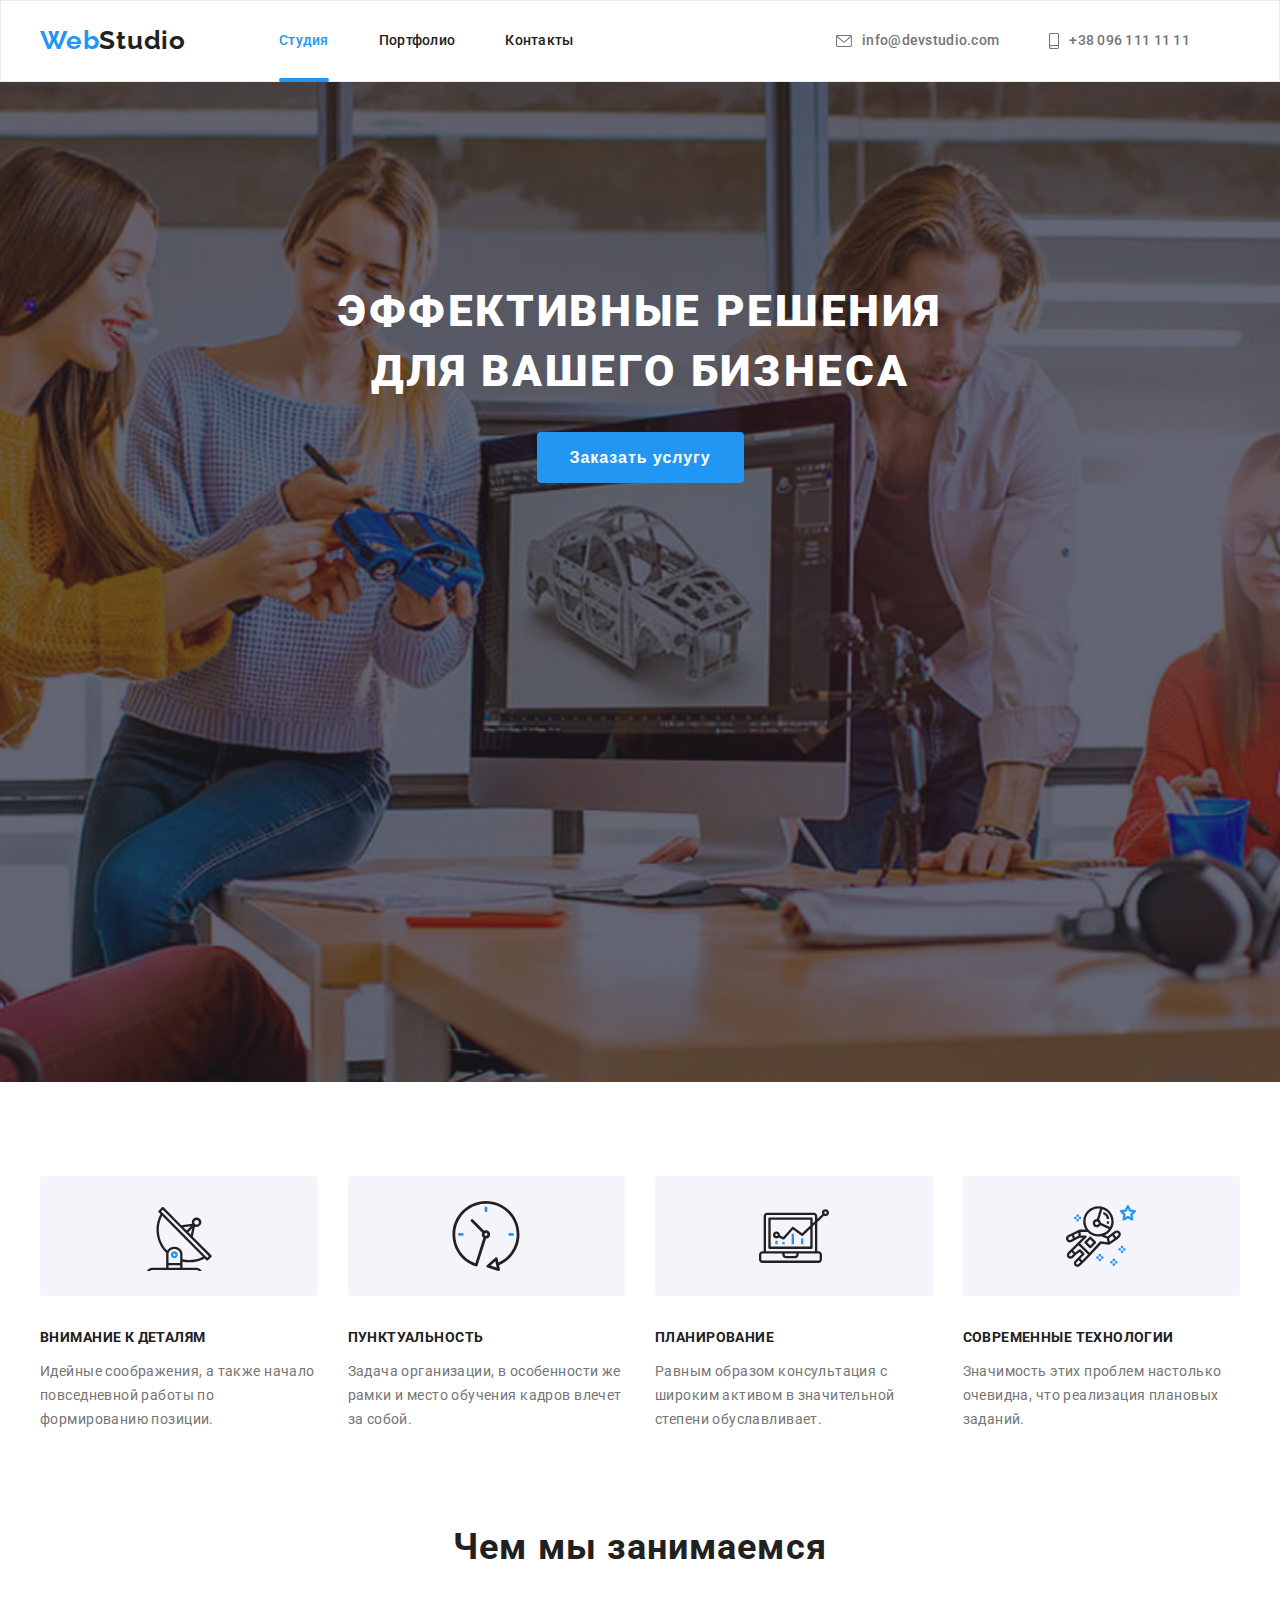
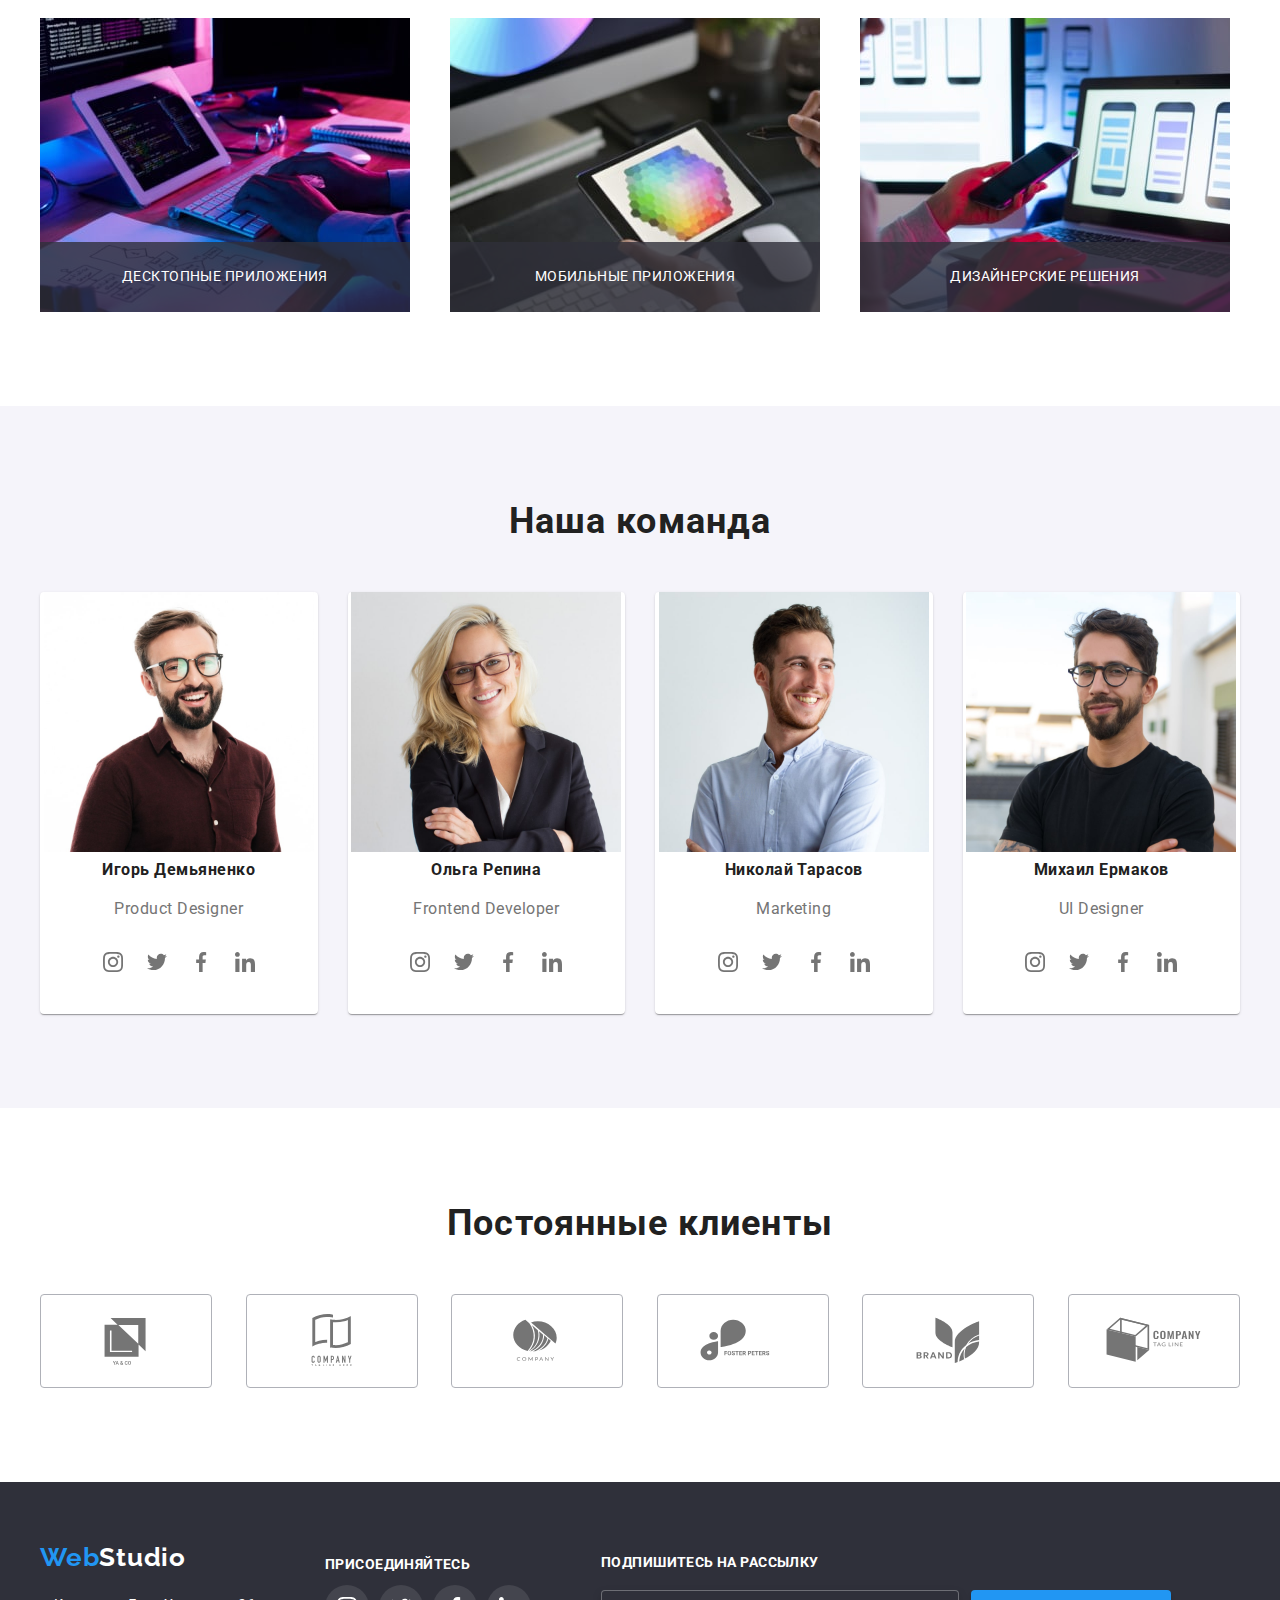
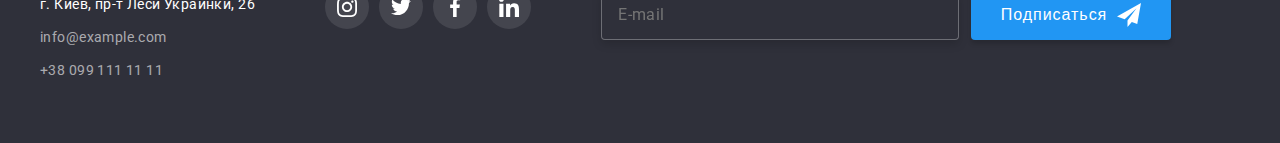
<file: index.html>
<!DOCTYPE html>
<html lang="ru">
<head>
    <meta charset="UTF-8">
    <meta http-equiv="X-UA-Compatible" content="IE=edge">
    <meta name="viewport" content="width=device-width, initial-scale=1.0">
    <title>Document</title>
    <link rel="preconnect" href="https://fonts.googleapis.com">
    <link rel="preconnect" href="https://fonts.gstatic.com" crossorigin>
    <link
        href="https://fonts.googleapis.com/css2?family=Raleway:wght@700&family=Roboto:ital,wght@0,500;0,700;0,900;1,400&display=swap"
        rel="stylesheet">
        <link rel="stylesheet" href="https://cdnjs.cloudflare.com/ajax/libs/modern-normalize/1.1.0/modern-normalize.min.css" integrity="sha512-wpPYUAdjBVSE4KJnH1VR1HeZfpl1ub8YT/NKx4PuQ5NmX2tKuGu6U/JRp5y+Y8XG2tV+wKQpNHVUX03MfMFn9Q==" crossorigin="anonymous" referrerpolicy="no-referrer" />
    <link rel="stylesheet" href="./css/styles.css">
</head>
<body>
    <header  class="header">
        <div class="main-header container">
           <nav class="header-navigation">
                <a href="" class="header-logo list"><span class="logo-web">Web</span>Studio</a>
                <ul class="header-navigation-list list">
                    <li class="headar-item"> <a class="header-link current link" href="">Студия</a></li>
                    <li class="headar-item"> <a class="header-link link" href="./portfolio.html">Портфолио</a></li>
                    <li class="headar-item"> <a class="header-link link" href="">Контакты</a></li>
                </ul>
           </nav>
        
            <ul class="header-contacts list">
                <li class="header-contact-list"><a class="header-mail link" href="mailto:info@devstudio.com">
                    <svg class="icon-mail" width="16" height="12">
                    <use href="./background-img/sprite.svg#icon-mail"></use>
                    </svg>info@devstudio.com</a></li>
                <li class="header-contact-list">
                    <a class="header-mail link" href="tel:+380961111111">
                    <svg class="icon-mail" width="10" height="16">
                    <use href="./background-img/sprite.svg#icon-phone"></use>
                    </svg>+38 096 111 11 11</a></li>
            </ul>

       </div>
       </header>
<!-- main content -->
<main>
    <!--make an order-->
    <section class="hero">
        
            <h1 class="hero-text">Эффективные решения <br> для вашего бизнеса</h1>

             <button class="hero-button" type="button" data-modal-open >Заказать услугу</button>
             <div class="backdrop is-hidden" data-modal>
                 <div class="modal">
                    <form class="form">
                        <h2 class="form-title">Оставьте свои данные, мы вам перезвоним</h2>
                         
                            <div class="form-field">
                                <label for="name">Имя</label>
                               
                                <span class="icon-from-thumb">
                                    <input type="text" name="name" id="name" class="form-input" />
                                    <svg class="form-icon" width="18" height="18">
                                    <use href="./background-img/sprite.svg#form-icon-person"></use>
                                    </svg>
                                    
                                </span>
                            </div>
                    
                            <div class="form-field">
                                <label for="tel" class="form-label">Телефон</label>
                                <span class="icon-from-thumb">
                                    <input type="tel" name="tel" id="tel" class="form-input" />
                                    <svg class="form-icon" width="18" height="18">
                                        <use href="./background-img/sprite.svg#form-icon-phone"></use>
                                    </svg>
                                    
                                </span>
                            </div>
                    
                            <div class="form-field">
                                <label for="mail">Почта</label>
                                <span class="icon-from-thumb">
                                    <input type="email" name="mail" id="mail" class="form-input" />
                                    <svg class="form-icon" width="18" height="18">
                                    <use href="./background-img/sprite.svg#form-icon-email"></use>
                                    </svg>
                                    
                                </span>
                            </div>
                    
                            <div class="form-field">
                                <label for="comm">Комметнарий</label>
                                <textarea name="comm" id="comm" rows="10" placeholder="Введите текст" class="form-comm"></textarea>
                            </div>
                        
                    
                            <div class="form-policy">
                                <label for="policy" class="form-agreement">
                                    <input type="checkbox" name="policy" id="policy" class="checkbox-input" value="policy" />
                                    <span class="checkbox-icon"></span>
                                    Соглашаюсь с рассылкой и принимаю  <a href="http://" class="form-link-agreement"> Условия договора</a></label>
                                
                            </div>
                           <button type="submit" class="form-sent-button">Отправить</button>
                    </form>
                     <button type="button" class="modal-button" data-modal-close><svg class="modal-icon" width="18" height="18">
                    <use href="./background-img/sprite.svg#icon-close-black"></use>
                </svg></button></div>
                
             </div>
        
    </section>

 <!-- hero strenghts-->
        <section class="hero-strenghts container">
            
            <h2 hidden>что то интерестное</h2>
                <ul class="hero-strenghts-list list">
                    <li class="hero-strenghts-item icon-antenna"> 
                    <h3 class="strenghts-title">Внимание к деталям</h3>
                    <p class="strenghts-title-description">Идейные соображения, а также начало повседневной работы по формированию позиции.</p>
                     </li>
             
                     <li class="hero-strenghts-item icon-clock">
                    <h3 class="strenghts-title">Пунктуальность</h3>
                    <p class="strenghts-title-description">Задача организации, в особенности же рамки и место обучения кадров влечет за собой.</p>
                     </li>

                     <li class="hero-strenghts-item icon-diagram">
                         <h3 class="strenghts-title">Планирование</h3>
                    <p class="strenghts-title-description">Равным образом консультация с широким активом в значительной степени обуславливает.</p>
                     </li>
    
                     <li class="hero-strenghts-item icon-astronaut">
                    <h3 class="strenghts-title">Современные технологии</h3>
                    <p class="strenghts-title-description">Значимость этих проблем настолько очевидна, что реализация плановых заданий.</p>
                        </li>
                 </ul>
            
        </section>
        <!--about our job-->
        <section class="about-our-job container">
            <h2 class="about-job title">Чем мы занимаемся</h2>
            <ul class="about-job-pic list">
                <li class="about-job-item">
                    <div class="about-job-thumb">
                        <img src="./about-our-job/about-our-job(1)-min.jpg" alt="комп1" width="370" height="294">

                           <div class="about-job-action">
                             <p class="about-job-text">Десктопные приложения</p>
                           </div>
                    </div>
                </li>
                <li class="about-job-item">
                    <div class="about-job-thumb">
                        <img src="./about-our-job/about-our-job(2)-min.jpg" alt="комп1" width="370" height="294">
                
                        <div class="about-job-action">
                            <p class="about-job-text">Мобильные приложения</p>
                        </div>
                    </div>
                </li>
                <li class="about-job-item">
                    <div class="about-job-thumb">
                        <img src="./about-our-job/about-our-job(3)-min.jpg" alt="комп1" width="370" height="294">
                
                        <div class="about-job-action">
                            <p class="about-job-text">Дизайнерские решения</p>
                        </div>
                    </div>
                </li>
            </ul>  
        </section>

        <!--our team-->
        <section  class="our-team-main">
            <div class="our-team-thumb container">
             <h2 class="our-team title">Наша команда</h2>

            <ul class="our-team-pic list">
                <li class="our-team-item">
                    <article class="card">
                        <div class="card-thumb">
                            <img src="./our-team/our-team1.jpg" width="270" height="260" alt="Игорь Демьяненко">
                        </div>
                        <div class="our-team-name">
                            <h2 class="our-team-heading">Игорь Демьяненко</h2>
                            <p class="our-team-position"> Product Designer </p>
                            <ul class="our-team-socials list socials-list">
                                <li class="social-item">
                                    <a href="" class="link-social link">
                                        <svg class="social-icon" width="20" height="20">
                                            <use href="./background-img/sprite.svg#icon-instagram"></use>
                                        </svg>
                                    </a>
                                </li>

                                <li class="social-item">
                                    <a href="" class="link-social link">
                                        <svg class="social-icon" width="20" height="20">
                                            <use href="./background-img/sprite.svg#icon-twitter"></use>
                                        </svg>
                                    </a>
                                </li>

                                <li class="social-item">
                                    <a href="" class="link-social link">
                                        <svg class="social-icon" width="20" height="20">
                                            <use href="./background-img/sprite.svg#icon-facebook"></use>
                                        </svg>
                                    </a>
                                </li>

                                <li class="social-item">
                                    <a href="" class="link-social link">
                                        <svg class="social-icon" width="20" height="20">
                                            <use href="./background-img/sprite.svg#icon-linkedin"></use>
                                        </svg>
                                    </a>
                                </li>
                            </ul>
                        </div>
                    </article>
            
                </li>
            
            
                <li class="our-team-item">
                    <article class="card">
                        <div class="card-thumb">
                            <img src="./our-team/our-team2.jpg" width="270" height="260" alt="Ольга Репина">
                        </div>
                        <div class="our-team-name">
                            <h2 class="our-team-heading">Ольга Репина</h2>
                            <p class="our-team-position"> Frontend Developer </p>
                            <ul class="our-team-socials list socials-list">
                                <li class="social-item">
                                    <a href="" class="link-social link">
                                        <svg class="social-icon" width="20" height="20">
                                            <use href="./background-img/sprite.svg#icon-instagram"></use>
                                        </svg>
                                    </a>
                                </li>
                            
                                <li class="social-item">
                                    <a href="" class="link-social link">
                                        <svg class="social-icon" width="20" height="20">
                                            <use href="./background-img/sprite.svg#icon-twitter"></use>
                                        </svg>
                                    </a>
                                </li>
                            
                                <li class="social-item">
                                    <a href="" class="link-social link">
                                        <svg class="social-icon" width="20" height="20">
                                            <use href="./background-img/sprite.svg#icon-facebook"></use>
                                        </svg>
                                    </a>
                                </li>
                            
                                <li class="social-item">
                                    <a href="" class="link-social link">
                                        <svg class="social-icon" width="20" height="20">
                                            <use href="./background-img/sprite.svg#icon-linkedin"></use>
                                        </svg>
                                    </a>
                                </li>
                            </ul>
                        </div>
                    </article>
                </li>
            
            
            
            
                <li class="our-team-item">
                    <article class="card">
                        <div class="card-thumb">
                            <img src="./our-team/our-team3.jpg" width="270" height="260" alt="Николай Тарасов">
                        </div>
                        <div class="our-team-name">
                            <h2 class="our-team-heading">Николай Тарасов</h2>
                            <p class="our-team-position"> Marketing </p>
                            <ul class="our-team-socials list socials-list">
                                <li class="social-item">
                                    <a href="" class="link-social link">
                                        <svg class="social-icon" width="20" height="20">
                                            <use href="./background-img/sprite.svg#icon-instagram"></use>
                                        </svg>
                                    </a>
                                </li>
                            
                                <li class="social-item">
                                    <a href="" class="link-social link">
                                        <svg class="social-icon" width="20" height="20">
                                            <use href="./background-img/sprite.svg#icon-twitter"></use>
                                        </svg>
                                    </a>
                                </li>
                            
                                <li class="social-item">
                                    <a href="" class="link-social link">
                                        <svg class="social-icon" width="20" height="20">
                                            <use href="./background-img/sprite.svg#icon-facebook"></use>
                                        </svg>
                                    </a>
                                </li>
                            
                                <li class="social-item">
                                    <a href="" class="link-social link">
                                        <svg class="social-icon" width="20" height="20">
                                            <use href="./background-img/sprite.svg#icon-linkedin"></use>
                                        </svg>
                                    </a>
                                </li>
                            </ul>
                        </div>
                    </article>
                </li>
            
            
                <li class="our-team-item">
                    <article class="card">
                        <div class="card-thumb">
                            <img src="./our-team/our-team4.jpg"width="270" height="260" alt="Михаил Ермаков">
                        </div>
                        <div class="our-team-name">
                            <h2 class="our-team-heading">Михаил Ермаков</h2>
                            <p class="our-team-position"> UI Designer </p>
                            <ul class="our-team-socials list socials-list">
                                <li class="social-item">
                                    <a href="" class="link-social link">
                                        <svg class="social-icon" width="20" height="20">
                                            <use href="./background-img/sprite.svg#icon-instagram"></use>
                                        </svg>
                                    </a>
                                </li>
                            
                                <li class="social-item">
                                    <a href="" class="link-social link">
                                        <svg class="social-icon" width="20" height="20">
                                            <use href="./background-img/sprite.svg#icon-twitter"></use>
                                        </svg>
                                    </a>
                                </li>
                            
                                <li class="social-item">
                                    <a href="" class="link-social link">
                                        <svg class="social-icon" width="20" height="20">
                                            <use href="./background-img/sprite.svg#icon-facebook"></use>
                                        </svg>
                                    </a>
                                </li>
                            
                                <li class="social-item">
                                    <a href="" class="link-social link">
                                        <svg class="social-icon" width="20" height="20">
                                            <use href="./background-img/sprite.svg#icon-linkedin"></use>
                                        </svg>
                                    </a>
                                </li>
                            </ul>
                        </div>
                    </article>
                </li>
            </ul>
            </div>
        </section>
        
        <section class="our-customers container">
            <div class="customers">
                <h2 class="our-customers title">Постоянные клиенты</h2>
                <ul class="customers-list list">
                    <li class="customers-item">
                        <a href="" class="cutomers-icon link">
                            <svg class="logo-icon" width="160" height="60">
                                <use href="./background-img/sprite.svg#icon-Logo-1"></use>
                            </svg>
                        </a>
                    </li>

                    <li class="customers-item">
                        <a href="" class="cutomers-icon link">
                            <svg class="logo-icon" width="160" height="60">
                                <use href="./background-img/sprite.svg#icon-Logo-2"></use>
                            </svg>
                        </a>
                    </li>

                    <li class="customers-item">
                        <a href="" class="cutomers-icon link">
                            <svg class="logo-icon" width="160" height="60">
                                <use href="./background-img/sprite.svg#icon-Logo-3"></use>
                            </svg>
                        </a>
                    </li>

                    <li class="customers-item">
                        <a href="" class="cutomers-icon link">
                            <svg class="logo-icon" width="160" height="60">
                                <use href="./background-img/sprite.svg#icon-Logo-4"></use>
                            </svg>
                        </a>
                    </li>

                    <li class="customers-item">
                        <a href="" class="cutomers-icon link">
                            <svg class="logo-icon" width="160" height="60">
                                <use href="./background-img/sprite.svg#icon-Logo-5"></use>
                            </svg>
                        </a>
                    </li>

                    <li class="customers-item">
                        <a href="" class="cutomers-icon link">
                            <svg class="logo-icon" width="160" height="60">
                                <use href="./background-img/sprite.svg#icon-Logo-6"></use>
                            </svg>
                        </a>
                    </li>
                </ul>
            </div>
        </section>
 
</main>

   <!--site bar-->
   
  <footer class="site-bar">
    <div class="site-bar-info container">
        <div class="address">
            <a href="" class="footer-logo list"><span class="logo-web">Web</span>Studio</a>
            <address>
                <ul class="site-bar-list list">
                    <li><a class="site-bar-location" href="https://goo.gl/maps/9mifJz8YDCH2JTNd8" target="_blank"
                            rel="noopener noreferrer">г. Киев, пр-т Леси Украинки, 26</a></li>
                    <li><a class="site-bar-contact" href="mailto:info@example.com">info@example.com</a></li>
                    <li><a class="site-bar-contact" href="tel:+380991111111">+38 099 111 11 11</a></li>
                </ul>
        </div>
        <div class="social-link-box">
            <p class="join-social">присоединяйтесь</p>
            <ul class="footer-socials-list list">
                <li class="footer-social-item">
                    <a href="" class="footer-link-social">
                        <svg class="social-icon-footer" width="20" height="20">
                        <use href="./background-img/sprite.svg#icon-instagram"></use>
                    </svg>
                    </a>
                </li>

                <li class="footer-social-item">
                    <a href="" class="footer-link-social">
                        <svg class="social-icon-footer" width="20" height="20">
                            <use href="./background-img/sprite.svg#icon-twitter"></use>
                        </svg>
                    </a>
                </li>

                <li class="footer-social-item">
                    <a href="" class="footer-link-social">
                        <svg class="social-icon-footer" width="20" height="20">
                            <use href="./background-img/sprite.svg#icon-facebook"></use>
                        </svg>
                    </a>
                </li>

                <li class="footer-social-item">
                    <a href="" class="footer-link-social">
                        <svg class="social-icon-footer" width="20" height="20">
                            <use href="./background-img/sprite.svg#icon-linkedin"></use>
                        </svg>
                    </a>
                </li>
            </ul>
            </div>
            <section class="follow-section">
            <form class="form-footer">
                <h2 class="footer-follow">Подпишитесь на рассылку</h2>
                <div class="form-field-footer">
                    <input type="text" class="follow-input" placeholder="E-mail">

                    <button type="submit" class="form-follow-button"><span class="follow-text">Подписаться</span><span class="follow-icon"></span></button>
                </div>
            </form>
            </section>
        </address>
    </div>
    </footer>

    <script src="./js/modal.js">
    </script>

    </body>
    
    </html>
</file>
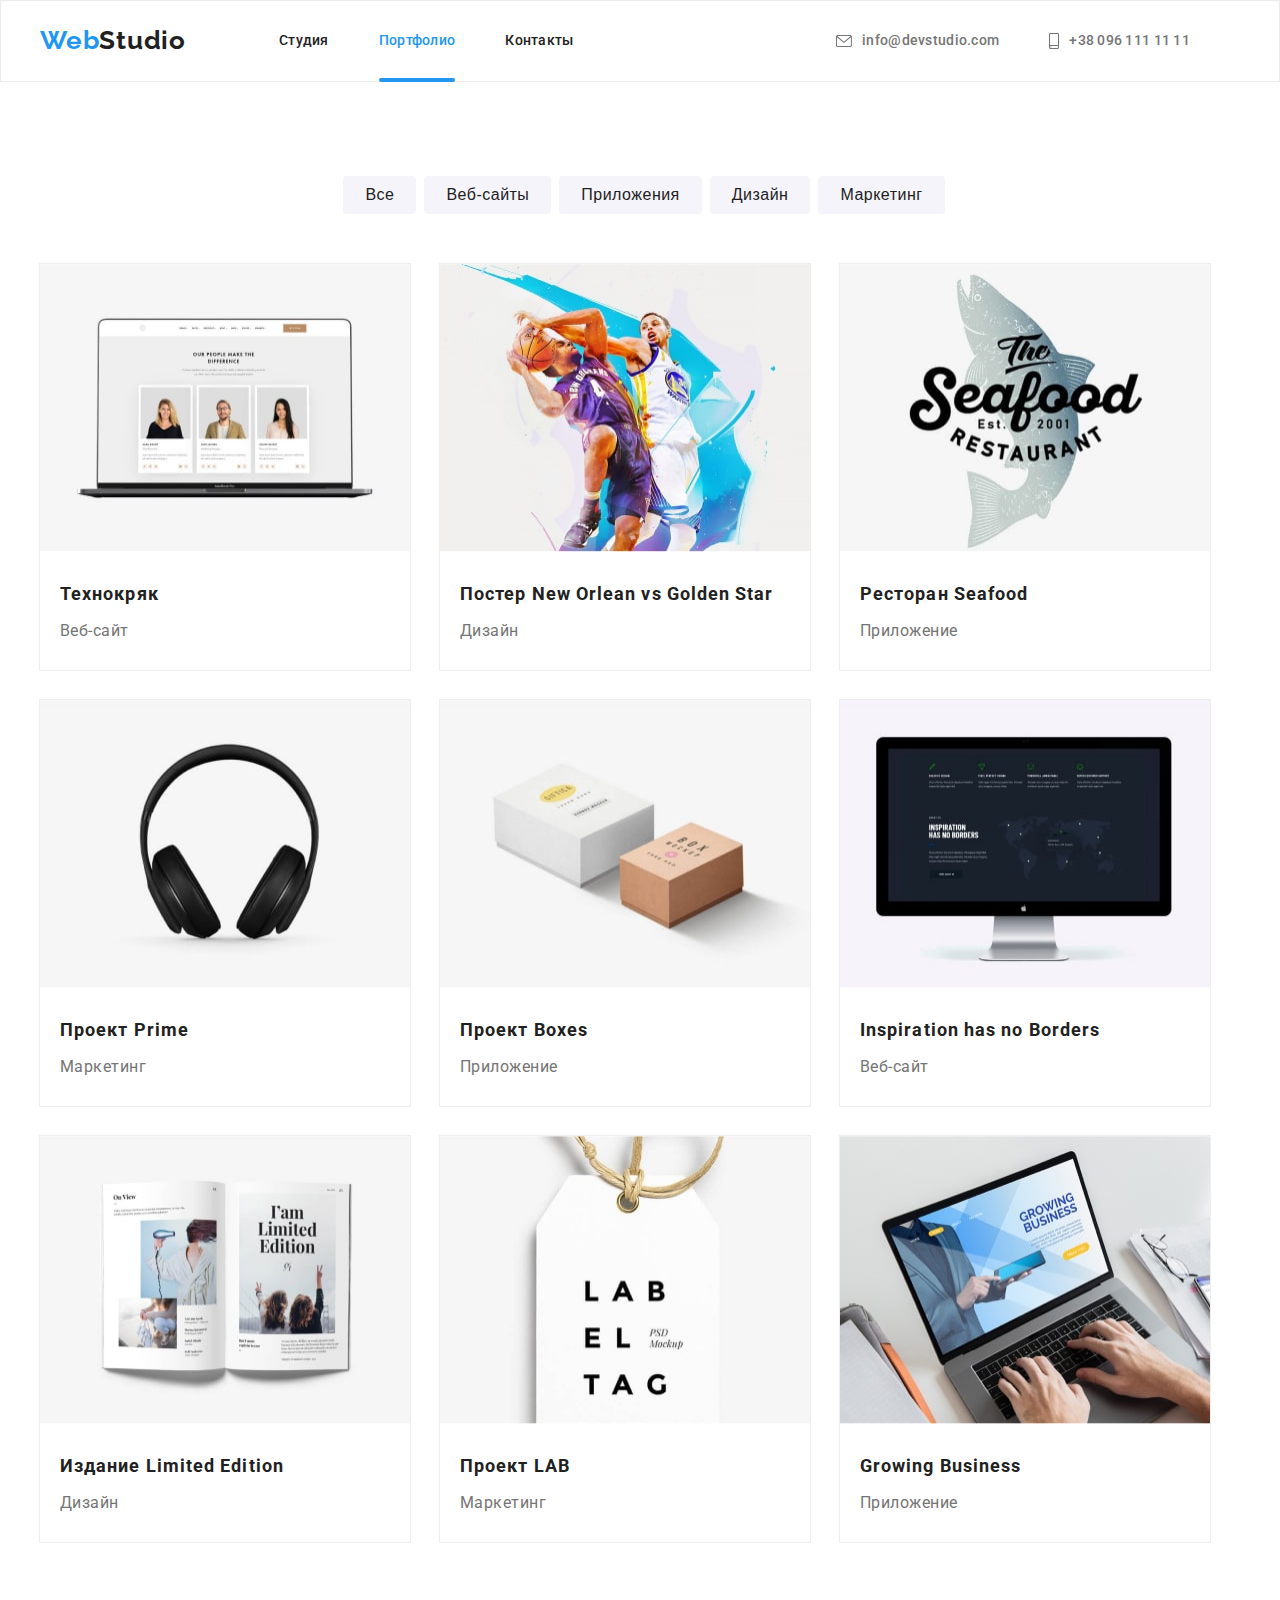
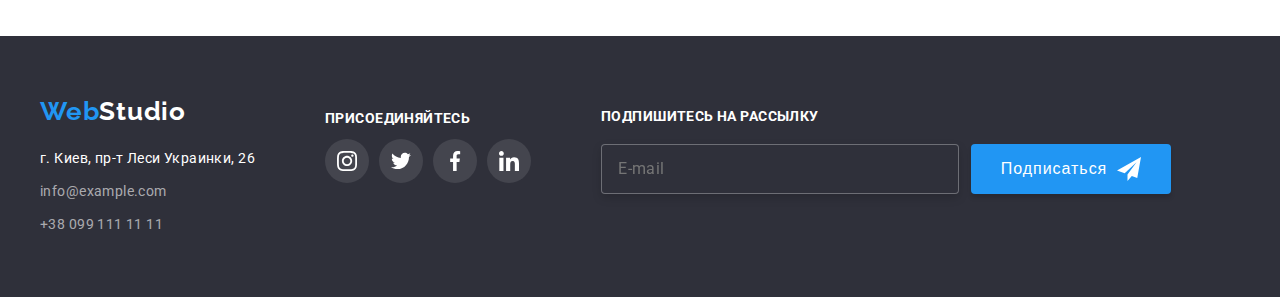
<file: portfolio.html>
<!DOCTYPE html>
<html lang="ru">
    <head>
        <meta charset="UTF-8">
        <meta http-equiv="X-UA-Compatible" content="IE=edge">
        <meta name="viewport" content="width=device-width, initial-scale=1.0">
        <title>Document</title>
        <link rel="preconnect" href="https://fonts.googleapis.com">
        <link rel="preconnect" href="https://fonts.gstatic.com" crossorigin>
        <link
            href="https://fonts.googleapis.com/css2?family=Raleway:wght@700&family=Roboto:ital,wght@0,500;0,700;0,900;1,400&display=swap"
            rel="stylesheet">
        <link rel="stylesheet" href="https://cdnjs.cloudflare.com/ajax/libs/modern-normalize/1.1.0/modern-normalize.min.css"
            integrity="sha512-wpPYUAdjBVSE4KJnH1VR1HeZfpl1ub8YT/NKx4PuQ5NmX2tKuGu6U/JRp5y+Y8XG2tV+wKQpNHVUX03MfMFn9Q=="
            crossorigin="anonymous" referrerpolicy="no-referrer" />
        <link rel="stylesheet" href="./css/styles.css">
    </head>

    <body>
        <header class="header">
            <div class="main-header container">
                <nav class="header-navigation">
                    <a href="" class="header-logo list"><span class="logo-web">Web</span>Studio</a>
                    <ul class="header-navigation-list list">
                        <li class="headar-item"> <a class="header-link link" href="./index.html">Студия</a></li>
                        <li class="headar-item"> <a class="header-link current link" href="">Портфолио</a></li>
                        <li class="headar-item"> <a class="header-link link" href="">Контакты</a></li>
                    </ul>
                </nav>
            
                <ul class="header-contacts list">
                    <li class="header-contact-list"><a class="header-mail link" href="mailto:info@devstudio.com">
                            <svg class="icon-mail" width="16" height="12">
                                <use href="./background-img/sprite.svg#icon-mail"></use>
                            </svg>info@devstudio.com</a></li>
                    <li class="header-contact-list">
                        <a class="header-mail link" href="tel:+380961111111">
                            <svg class="icon-mail" width="10" height="16">
                                <use href="./background-img/sprite.svg#icon-phone"></use>
                            </svg>+38 096 111 11 11</a>
                    </li>
                </ul>
            
            </div>
        </header>
        
        <!-- main content -->
        <main>
            <section class="second-page container">
                <h1 hidden>Агонь</h1>
            <ul class="filters-menu list">
            <li>
                <button class="filter-button link" type="button">Все</button>
            </li>
                <li>
                    <button class="filter-button link" type="button">Веб-сайты</button>
                </li>
                <li>
                    <button class="filter-button link" type="button">Приложения</button>
                </li>
                <li>
                    <button class="filter-button link" type="button">Дизайн</button>
                </li>
                <li>
                    <button class="filter-button link" type="button">Маркетинг</button>
                </li>
            </ul>

            <h2 hidden>Смотреть работы</h2>
            <ul class="menu list ">
                    <li class="menu-content">
                        <article class="menu-examples">
                        <div class="menu-box">
                        <a class="menu-link link" href="">
                            <div class="thumb-action"><img src="./menu/img-menu-1.jpg" alt="меню1" width="370" height="288">
                                <div class="menu-action">
                                    <p class="menu-action-text">Технокряк это современная площадка распространения коронавируса. Компании используют эту платформу для цифрового
                                        шпионажа и атак на защищённые сервера конкурентов.</p>
                                </div>
                            </div>
                            <div class="menu-text">
                                <h3 class="menu-title">Технокряк</h3>
                                <p class="menu-description">Веб-сайт</p>
                            </div>
                            
                
                        </a>
                        </div>
                        </article>
                    </li>
                    <li class="menu-content">
                        <article class="menu-examples">
                            <div class="menu-box">
                                <a class="menu-link link" href="">
                                    <div class="thumb-action"><img src="./menu/img-menu-2.jpg" alt="меню2" width="370" height="288">
                                        <div class="menu-action">
                                            <p class="menu-action-text">Технокряк это современная площадка распространения коронавируса.
                                                Компании используют эту платформу для цифрового
                                                шпионажа и атак на защищённые сервера конкурентов.</p>
                                        </div>
                                    </div>
                                    <div class="menu-text">
                                        <h3 class="menu-title">Постер New Orlean vs Golden Star</h3>
                                        <p class="menu-description">Дизайн</p>
                                    </div>
                        
                        
                                </a>
                            </div>
                        </article>
                    </li>

                    <li class="menu-content">
                        <article class="menu-examples">
                            <div class="menu-box">
                                <a class="menu-link link" href="">
                                    <div class="thumb-action"><img src="./menu/img-menu-3.jpg" alt="меню3" width="370" height="288">
                                        <div class="menu-action">
                                            <p class="menu-action-text">Технокряк это современная площадка распространения коронавируса.
                                                Компании используют эту платформу для цифрового
                                                шпионажа и атак на защищённые сервера конкурентов.</p>
                                        </div>
                                    </div>
                                    <div class="menu-text">
                                        <h3 class="menu-title">Ресторан Seafood</h3>
                                        <p class="menu-description">Приложение</p>
                                    </div>
                        
                        
                                </a>
                            </div>
                        </article>
                    </li>

                    <li class="menu-content">
                        <article class="menu-examples">
                            <div class="menu-box">
                                <a class="menu-link link" href="">
                                    <div class="thumb-action"><img src="./menu/img-menu-4.jpg" alt="меню4" width="370" height="288">
                                        <div class="menu-action">
                                            <p class="menu-action-text">Технокряк это современная площадка распространения коронавируса.
                                                Компании используют эту платформу для цифрового
                                                шпионажа и атак на защищённые сервера конкурентов.</p>
                                        </div>
                                    </div>
                                    <div class="menu-text">
                                        <h3 class="menu-title">Проект Prime</h3>
                                        <p class="menu-description">Маркетинг</p>
                                    </div>
                        
                        
                                </a>
                            </div>
                        </article>
                    </li>

                    <li class="menu-content">
                        <article class="menu-examples">
                            <div class="menu-box">
                                <a class="menu-link link" href="">
                                    <div class="thumb-action"><img src="./menu/img-menu-5.jpg" alt="меню5" width="370" height="288">
                                        <div class="menu-action">
                                            <p class="menu-action-text">Технокряк это современная площадка распространения коронавируса.
                                                Компании используют эту платформу для цифрового
                                                шпионажа и атак на защищённые сервера конкурентов.</p>
                                        </div>
                                    </div>
                                    <div class="menu-text">
                                        <h3 class="menu-title">Проект Boxes</h3>
                                        <p class="menu-description">Приложение</p>
                                    </div>
                        
                        
                                </a>
                            </div>
                        </article>
                    </li>

                    <li class="menu-content">
                        <article class="menu-examples">
                            <div class="menu-box">
                                <a class="menu-link link" href="">
                                    <div class="thumb-action"><img src="./menu/img-menu-6.jpg" alt="меню6" width="370" height="288">
                                        <div class="menu-action">
                                            <p class="menu-action-text">Технокряк это современная площадка распространения коронавируса.
                                                Компании используют эту платформу для цифрового
                                                шпионажа и атак на защищённые сервера конкурентов.</p>
                                        </div>
                                    </div>
                                    <div class="menu-text">
                                        <h3 class="menu-title">Inspiration has no Borders</h3>
                                        <p class="menu-description">Веб-сайт</p>
                                    </div>
                        
                        
                                </a>
                            </div>
                        </article>
                    </li>

                    <li class="menu-content">
                        <article class="menu-examples">
                            <div class="menu-box">
                                <a class="menu-link link" href="">
                                    <div class="thumb-action"><img src="./menu/img-menu-7.jpg" alt="меню7" width="370" height="288">
                                        <div class="menu-action">
                                            <p class="menu-action-text">Технокряк это современная площадка распространения коронавируса.
                                                Компании используют эту платформу для цифрового
                                                шпионажа и атак на защищённые сервера конкурентов.</p>
                                        </div>
                                    </div>
                                    <div class="menu-text">
                                        <h3 class="menu-title">Издание Limited Edition</h3>
                                        <p class="menu-description">Дизайн</p>
                                    </div>
                        
                        
                                </a>
                            </div>
                        </article>
                    </li>

                    <li class="menu-content">
                        <article class="menu-examples">
                            <div class="menu-box">
                                <a class="menu-link link" href="">
                                    <div class="thumb-action"><img src="./menu/img-menu-8.jpg" alt="меню8" width="370" height="288">
                                        <div class="menu-action">
                                            <p class="menu-action-text">Технокряк это современная площадка распространения коронавируса.
                                                Компании используют эту платформу для цифрового
                                                шпионажа и атак на защищённые сервера конкурентов.</p>
                                        </div>
                                    </div>
                                    <div class="menu-text">
                                        <h3 class="menu-title">Проект LAB</h3>
                                        <p class="menu-description">Маркетинг</p>
                                    </div>
                        
                        
                                </a>
                            </div>
                        </article>
                    </li>

                    <li class="menu-content">
                        <article class="menu-examples">
                            <div class="menu-box">
                                <a class="menu-link link" href="">
                                    <div class="thumb-action"><img src="./menu/img-menu-9.jpg" alt="меню9" width="370" height="288">
                                        <div class="menu-action">
                                            <p class="menu-action-text">Технокряк это современная площадка распространения коронавируса.
                                                Компании используют эту платформу для цифрового
                                                шпионажа и атак на защищённые сервера конкурентов.</p>
                                        </div>
                                    </div>
                                    <div class="menu-text">
                                        <h3 class="menu-title">Growing Business</h3>
                                        <p class="menu-description">Приложение</p>
                                    </div>
                        
                        
                                </a>
                            </div>
                        </article>
                    </li>

            </ul>
            </section>
        </main>


        <!--site bar-->
        <footer class="site-bar">
            <div class="site-bar-info container">
                <div class="address">
                    <a href="" class="footer-logo list"><span class="logo-web">Web</span>Studio</a>
                    <address>
                        <ul class="site-bar-list list">
                            <li><a class="site-bar-location" href="https://goo.gl/maps/9mifJz8YDCH2JTNd8" target="_blank"
                                    rel="noopener noreferrer">г. Киев, пр-т Леси Украинки, 26</a></li>
                            <li><a class="site-bar-contact" href="mailto:info@example.com">info@example.com</a></li>
                            <li><a class="site-bar-contact" href="tel:+380991111111">+38 099 111 11 11</a></li>
                        </ul>
                </div>
                <div class="social-link-box">
                    <p class="join-social">присоединяйтесь</p>
                    <ul class="footer-socials-list list">
                        <li class="footer-social-item">
                            <a href="" class="footer-link-social">
                                <svg class="social-icon-footer" width="20" height="20">
                                    <use href="./background-img/sprite.svg#icon-instagram"></use>
                                </svg>
                            </a>
                        </li>
        
                        <li class="footer-social-item">
                            <a href="" class="footer-link-social">
                                <svg class="social-icon-footer" width="20" height="20">
                                    <use href="./background-img/sprite.svg#icon-twitter"></use>
                                </svg>
                            </a>
                        </li>
        
                        <li class="footer-social-item">
                            <a href="" class="footer-link-social">
                                <svg class="social-icon-footer" width="20" height="20">
                                    <use href="./background-img/sprite.svg#icon-facebook"></use>
                                </svg>
                            </a>
                        </li>
        
                        <li class="footer-social-item">
                            <a href="" class="footer-link-social">
                                <svg class="social-icon-footer" width="20" height="20">
                                    <use href="./background-img/sprite.svg#icon-linkedin"></use>
                                </svg>
                            </a>
                        </li>
                    </ul>
                </div>
                <section class="follow-section">
                    <form class="form-footer">
                        <h2 class="footer-follow">Подпишитесь на рассылку</h2>
                        <div class="form-field-footer">
                            <input type="text" class="follow-input" placeholder="E-mail">
                
                            <button type="submit" class="form-follow-button"><span class="follow-text">Подписаться</span><span
                                    class="follow-icon"></span></button>
                        </div>
                    </form>
                </section>
                </address>
            </div>
        </footer>

    </body>

</html>
</file>
<file: css/styles.css>
:root {
  --mine-titel-color: #212121;
  --secondary-titel-color: #fff;
  --main-text-color: #757575;
  --accent-color: #2196f3;
  --item-shadow: 0px 2px 1px -1px rgba(0, 0, 0, 0.2),
    0px 1px 1px 0px rgba(0, 0, 0, 0.14), 0px 1px 3px 0px rgba(0, 0, 0, 0.12);
}

body {
  font-family: "Roboto", sans-serif;
  margin: 0;
}

p,
h1,
h2,
h3,
h4,
h5,
h6 {
  margin-top: 0;
  margin-bottom: 0;
}

ul {
  margin: 0;
  padding: 0;
}

.section {
  padding-top: 47px;
  padding-bottom: 47px;
}

.list {
  list-style: none;

  margin: 0;
  padding: 0;
}
.link {
  text-decoration: none;
  transition: color 250ms cubic-bezier(0.4, 0, 0.2, 1);
}

.container {
  width: 1200px;
  padding-left: 15px;
  padding-right: 15px;
  margin: 0 auto;
}

.link:hover,
.link:focus {
  color: var(--accent-color);
}
.header-link {
  position: relative;
}
.header-link.current {
  color: var(--accent-color);
}

.header-link.current::after {
  position: absolute;
  content: "";
  display: block;
  width: 100%;
  height: 4px;
  background-color: var(--accent-color);
  border-radius: 4px;
  bottom: calc(0% - 1px);
  left: 0;
}

.title {
  font-weight: 700px;
  font-size: 36px;
  line-height: 1.17;
  text-align: center;
  letter-spacing: 0.03em;

  color: #212121;
  margin-bottom: 50px;
}

/*----header---*/
.header {
  border: 1px solid #ececec;
}
.header-logo {
  font-family: Raleway;
  font-style: normal;
  font-weight: bold;
  font-size: 26px;
  line-height: 1.2;
  letter-spacing: 0.03em;
  color: #212121;
  text-decoration: none;
}

.logo-web {
  color: #2196f3;
}

.main-header {
  display: flex;
  justify-content: space-between;
}

.header-contacts {
  display: flex;
  align-items: center;
}
.header-navigation {
  display: flex;
  align-items: center;
}
.header-navigation-list {
  display: flex;
  align-items: center;
  margin-left: 93px;
}

.header-navigation-list :not(:last-child) {
  margin-right: 50px;
}

.header-link {
  display: block;
  font-weight: 500;
  font-size: 14px;
  line-height: 1.14;
  letter-spacing: 0.02em;
  color: #212121;
  padding-top: 32px;
  padding-bottom: 32px;
}

.header-mail {
  display: flex;
  align-items: center;
  font-weight: 500;
  font-size: 14px;
  line-height: 1.14;
  letter-spacing: 0.02em;

  color: #757575;
  margin-right: 50px;
  padding-top: 25px;
  padding-bottom: 25px;
}

.header-mail .icon-mail {
  fill: currentColor;
  margin-right: 10px;
}

/*--------------hero-----------------*/
/*----make an order-----------*/

.hero {
  max-width: 1600px;
  height: 600px;
  margin-left: auto;
  margin-right: auto;
  background-image: linear-gradient(
      rgba(47, 48, 58, 0.4),
      rgba(47, 48, 58, 0.4)
    ),
    url(../background-img/Img.jpg);
  background-repeat: no-repeat;
  background-position: center;
  background-size: cover;
  background-color: #2f303a;
  padding-top: 200px;
  padding-bottom: 200px;
  text-align: center;
}

.hero-text {
  font-weight: 900;
  font-size: 44px;
  line-height: 1.36;
  letter-spacing: 0.06em;
  text-transform: uppercase;
  color: var(--secondary-titel-color);
  text-align: center;
  margin-bottom: 30px;
}
.hero-button:hover {
  background-color: #188ce8;
}

.hero-button {
  font-weight: 700;
  font-size: 16px;
  line-height: 1.86;
  letter-spacing: 0.06em;
  color: #ffffff;
  background-color: var(--accent-color);
  padding: 10px 32px;
  display: inline-block;
  border-radius: 4px;
  border: 1px solid transparent;
  cursor: pointer;
  transition: background-color 250ms cubic-bezier(0.4, 0, 0.2, 1);
}

.backdrop {
  position: fixed;
  top: 0;
  left: 0;
  width: 100%;
  height: 100%;
  background-color: rgba(0, 0, 0, 0.2);

  opacity: 1;
  transition: opasity 250ms cubic-bezier(0.4, 0, 0.2, 1);
}

.backdrop.is-hidden {
  opacity: 0;
  pointer-events: none;
  visibility: hidden;
}

.backdrop.is-hidden .modal {
  transform: translate(-50%, -50%) scale(0.9);
}

.modal {
  position: absolute;
  top: 50%;
  left: 50%;
  transform: translate(-50%, -50%) scale(1);
  min-width: 528px;
  min-height: 581px;
  border-radius: 4px;
  background-color: #fff;

  transition: transform 250ms cubic-bezier(0.4, 0, 0.2, 1);
}

.modal-button {
  position: absolute;
  display: flex;
  width: 30px;
  height: 30px;
  top: 8px;
  right: 8px;
  background: #ffffff;
  border: 1px solid rgba(0, 0, 0, 0.1);
  box-sizing: border-box;
  border-radius: 50%;
  align-items: center;
  justify-content: center;
}

.form {
  width: 100%;
  padding: 40px;
}
.form-title {
  margin-bottom: 12px;
  font-size: 20px;
  line-height: 1.15;
  text-align: center;
  letter-spacing: 0.03em;

  color: #212121;
}
textarea {
  padding: 12px 16px;
  height: 120px;
  resize: none;
  box-sizing: border-box;
  border-radius: 4px;
  border: 1px solid rgba(33, 33, 33, 0.2);
  transition: border 250ms cubic-bezier(0.4, 0, 0.2, 1);
}
.form-comm:focus,
.form-comm:hover,
.form-comm:active {
  border-color: var(--accent-color);
  outline: none;
  cursor: pointer;
}
.form-field {
  display: flex;

  flex-direction: column;
  margin-bottom: 10px;
  text-align: start;
}

.form-field label {
  margin-bottom: 4px;
  font-size: 12px;
  line-height: 1.16;
  letter-spacing: 0.01em;

  color: #757575;
}
.form-field input {
  padding-top: 11px;
  padding-bottom: 11px;
  width: 100%;
  box-sizing: border-box;
  border-radius: 4px;
  border: 1px solid rgba(33, 33, 33, 0.2);
  transition: border 250ms cubic-bezier(0.4, 0, 0.2, 1);
}

.form-field textarea::placeholder {
  font-size: 12px;
  line-height: 1.16;
  letter-spacing: 0.01em;
  color: rgba(117, 117, 117, 0.5);
}
.form-icon {
  transition: fill 250ms cubic-bezier(0.4, 0, 0.2, 1);
}
.form-input:focus,
.form-input:hover,
.form-input:active {
  border-color: var(--accent-color);
  outline: none;
  cursor: pointer;
}

.form-input:focus + .form-icon,
.form-input:hover + .form-icon,
.form-input:active + .form-icon {
  fill: var(--accent-color);
}

textarea:focus {
  border-color: var(--accent-color);
  outline: none;
}
.form-agreement {
  font-size: 14px;
  line-height: 1.71;
  letter-spacing: 0.03em;

  color: #757575;
}
.form-link-agreement {
  margin-left: 5px;
  font-size: 14px;
  line-height: 1.71;
  letter-spacing: 0.03em;
  text-decoration-line: underline;
  color: var(--accent-color);
}

.form-sent-button {
  font-size: 16px;
  line-height: 1.87;
  display: inline-block;
  align-items: center;
  text-align: center;
  padding: 10px 55px;
  margin-top: 30px;
  margin-bottom: 40px;
  letter-spacing: 0.06em;
  color: #fff;
  background: #2196f3;
  box-shadow: 0px 4px 4px rgba(0, 0, 0, 0.15);
  border-radius: 4px;
  border: none;
}
.form-input {
  padding-left: 42px;
}
.icon-from-thumb {
  position: relative;
  width: 100%;
  height: 100%;
}

.form-icon {
  position: absolute;
  top: 50%;
  left: 12px;
  transform: translateY(-50%);
}
.form-policy {
  display: flex;
  padding-top: 25px;
  justify-content: center;
  align-items: center;
}
.checkbox-input {
  width: 16px;
  height: 15px;
}

.form-agreement {
  display: flex;
  align-items: center;
}

.checkbox-input {
  /* -webkit-appearance: none;
  -moz-appearance: none;
  appearance: none;
  position: absolute; */
  position: absolute;
  width: 1px;
  height: 1px;
  margin: -1px;
  border: 0;
  padding: 0;
  clip: rect(0 0 0 0);
  overflow: hidden;
}
.checkbox-icon {
  display: inline-block;
  width: 16px;
  height: 15px;
  border: 2px solid #212121;
  border-radius: 2px;
  margin-right: 7px;
}
.checkbox-input:checked + .checkbox-icon {
  background-color: var(--accent-color);
  border: none;
  background-image: url("../background-img/Vector.svg");
  background-size: contain;
  background-position: center;
  background-origin: border-box;
  background-repeat: no-repeat;
  background-size: 11.2px 8.2px;
  filter: drop-shadow(0px 4px 4px rgba(0, 0, 0, 0.25));
  transition: fill 250ms cubic-bezier(0.4, 0, 0.2, 1),
    background-color 250ms cubic-bezier(0.4, 0, 0.2, 1);
}
/*---hero strenghts---*/
.hero-strenghts-list {
  display: flex;
  margin-left: -15px;
  margin-right: -15px;
  padding-top: 94px;
}

.hero-strenghts-item {
  margin-left: 15px;
  margin-right: 15px;
  flex-basis: calc((100% - 120px) / 4);
}

.hero-strenghts-item::before {
  display: block;
  content: "";
  height: 120px;
  background-size: 70px;
  background-repeat: no-repeat;
  background-position: center;
  background-color: #f5f4fa;
  border-radius: 4px;
}

.icon-antenna::before {
  background-image: url(../strenghts/antenna\ 1.svg);
}

.icon-clock::before {
  background-image: url(../strenghts/clock\ 1.svg);
}

.icon-diagram::before {
  background-image: url(../strenghts/diagram\ 1.svg);
}

.icon-astronaut::before {
  background-image: url(../strenghts/astronaut\ 1.svg);
}

.strenghts-title {
  font-weight: 700;
  font-size: 14px;
  line-height: 1.71;
  letter-spacing: 0.03em;
  text-transform: uppercase;
  color: #212121;
  margin-top: 30px;
  margin-bottom: 10px;
}

.strenghts-title-description {
  font-size: 14px;
  line-height: 1.71;
  letter-spacing: 0.03em;
  color: #757575;
}

/*about our job*/
.about-our-job {
  padding-top: 94px;
  padding-bottom: 94px;
}

.about-job-pic {
  display: flex;
  margin-left: -15px;
  margin-right: -15px;
}

.about-job-item {
  margin-left: 15px;
  margin-right: 15px;
  flex-basis: calc((100% - 90px) / 3);
}

.about-job-thumb {
  display: flex;
  position: relative;
}
.about-job-action {
  position: absolute;
  display: flex;
  width: 370px;
  height: 70px;
  bottom: 0;
  background: rgba(47, 48, 58, 0.8);
  justify-content: center;
  align-items: center;
}
.about-job-text {
  font-size: 14px;
  line-height: 1.71;
  text-align: center;
  letter-spacing: 0.03em;
  text-transform: uppercase;

  color: #ffffff;
}
/*----------our team------------*/

.our-team-main {
  padding-top: 94px;
  padding-bottom: 94px;

  background-color: #f5f4fa;
}

.our-team-pic {
  display: flex;
  padding: 0;
  margin: 0;
  list-style: none;
  display: flex;
  flex-wrap: wrap;
  margin-top: -30px;
  margin-left: -30px;
}

.our-team-pic .our-team-item {
  flex-basis: calc(100% / 4 - 30px);
  margin-left: 30px;
  margin-top: 30px;
  background-color: #fff;
  border-radius: 4px;
  text-align: center;
  box-shadow: var(--item-shadow);
  display: block;
  max-width: 100%;
}

.our-team-item {
  background-color: #fff;
  border-radius: 4px;
  box-shadow: var(--item-shadow);
  display: block;
  max-width: 100%;
}

.our-team-heading {
  font-size: 16px;
  line-height: 1.8;
  text-align: center;

  letter-spacing: 0.03em;
  color: #757575;
  color: var(--mine-titel-color);
  margin-bottom: 10px;
}

.our-team-position {
  font-size: 16px;
  line-height: 1.8;
  text-align: center;
  letter-spacing: 0.03em;
  margin-bottom: 16px;

  color: var(--main-text-color);
}

.socials-list {
  display: flex;
  justify-content: center;
  margin-bottom: 30px;
}

.social-item :not(:last-child) {
  margin-right: 10px;
}

.link-social {
  width: 44px;
  height: 44px;
  display: flex;
  align-items: center;
  justify-content: center;
  border-radius: 50%;
  background-color: #fff;
  color: var(--main-text-color);
  transition: color 250ms cubic-bezier(0.4, 0, 0.2, 1),
    background-color 250ms cubic-bezier(0.4, 0, 0.2, 1);
}

.link-social:hover,
.link-social:focus {
  background-color: var(--accent-color);
  color: #fff;
}

.social-icon {
  fill: currentColor;
}

/*------------site bar-----------*/

.site-bar {
  background-color: #2f303a;
  padding-top: 60px;
  padding-bottom: 60px;
}

.site-bar-info {
  display: flex;
}

.site-bar-list :not(:last-child) {
  margin-bottom: 9px;
}

.site-bar-location {
  font-style: normal;
  font-size: 14px;
  line-height: 1.71;
  letter-spacing: 0.03em;

  color: #ffffff;
  text-decoration: none;
}

.site-bar-contact {
  font-style: normal;
  font-size: 14px;
  line-height: 1.71;
  letter-spacing: 0.03em;
  color: rgba(255, 255, 255, 0.6);
  text-decoration: none;
}

.footer-logo {
  font-family: Raleway;
  font-style: normal;
  font-weight: bold;
  font-size: 26px;
  line-height: 1.2;
  letter-spacing: 0.03em;
  color: #ffffff;
  margin-bottom: 20px;
  display: inline-block;
  text-decoration: none;
}

.social-link-box {
  margin-left: 70px;
  padding-top: 12px;
}

.join-social {
  font-style: normal;
  font-weight: bold;
  font-size: 14px;
  line-height: 1.71px;
  letter-spacing: 0.03em;
  text-transform: uppercase;
  text-decoration: none;
  color: #ffffff;
  display: inline-block;
  margin-bottom: 20px;
}

.footer-socials-list {
  display: flex;
  justify-content: center;
}

.footer-social-item:not(:last-child) {
  margin-right: 10px;
}

.footer-link-social {
  width: 44px;
  height: 44px;
  display: flex;
  align-items: center;
  justify-content: center;
  border-radius: 50%;
  background-color: rgba(255, 255, 255, 0.1);
  color: #fff;
  text-decoration: none;
  transition: background-color 250ms cubic-bezier(0.4, 0, 0.2, 1);
}

.footer-link-social:hover,
.footer-link-social:focus {
  background-color: var(--accent-color);
}

.social-icon-footer {
  fill: currentColor;
}

.follow-section {
  margin-left: 70px;
  padding-top: 12px;
}
.form-footer {
  /* display: flex;
  justify-content: end;
  align-items: center;
  width: 100%;
  height: 100%; */
}
.form-field-footer {
  display: flex;

  text-align: start;
  margin-right: 12px;
}

.footer-follow {
  margin-bottom: 20px;

  font-size: 14px;
  line-height: 16px;
  letter-spacing: 0.03em;
  text-transform: uppercase;

  color: #ffffff;
}

input {
  padding-left: 16px;
  padding-top: 15px;
}
.form-field-footer input {
  padding-left: 16px;

  padding-bottom: 15px;
  width: 358px;
  height: 50px;

  text-align: start;
  font-family: Roboto;
  font-style: normal;
  font-weight: normal;
  font-size: 16px;
  line-height: 1.25;
  letter-spacing: 0.03em;
  color: rgba(255, 255, 255, 0.6);

  background-color: #2f303a;
  border: 1px solid rgba(255, 255, 255, 0.3);
  box-sizing: border-box;
  filter: drop-shadow(0px 4px 4px rgba(0, 0, 0, 0.15));
  border-radius: 4px;
  outline: none;
}

.form-field-footer input::placeholder {
  font-size: 16px;
  line-height: 1.25;
  display: flex;
  align-items: center;
  letter-spacing: 0.03em;
}

.form-follow-button {
  width: 200px;
  height: 50px;
  margin-left: 12px;
  display: flex;
  justify-content: center;
  align-items: center;
  background: #2196f3;
  box-shadow: 0px 4px 4px rgba(0, 0, 0, 0.15);
  border-radius: 4px;
  outline: none;
  border: none;
}

.follow-text {
  font-size: 16px;
  line-height: 1.87;
  display: flex;
  align-items: center;
  text-align: center;
  letter-spacing: 0.06em;
  color: #fff;
}

.follow-icon {
  background-image: url("../background-img/icon-send.svg");
  width: 24px;
  height: 24px;
  margin-left: 10px;
  background-size: contain;
  background-position: center;
  background-origin: border-box;
  background-repeat: no-repeat;
}
/*------------our cusomers--------------*/

.customers {
  padding-top: 94px;
  padding-bottom: 94px;
}

.customers-list {
  display: flex;
  justify-content: space-between;
}

.cutomers-icon {
  width: 170px;
  height: 92px;
  border: 1px solid #afb1b8;
  border-radius: 4px;
  display: flex;
  align-items: center;
  justify-content: center;
  color: var(--main-text-color);
  transition: border-color 250ms cubic-bezier(0.4, 0, 0.2, 1),
    color 250ms cubic-bezier(0.4, 0, 0.2, 1);
}

.logo-icon {
  fill: currentColor;
}

.cutomers-icon:hover,
.cutomers-icon:focus {
  border-color: var(--accent-color);
  color: var(--accent-color);
}

/*-------------------Portfolio-----------------*/
.second-page {
  padding-top: 94px;
  padding-bottom: 94px;
}

.filters-menu {
  display: flex;
  justify-content: center;
  margin-bottom: 50px;
  transition: box-shadow 250ms cubic-bezier(0.4, 0, 0.2, 1),
    background-color 250ms cubic-bezier(0.4, 0, 0.2, 1),
    color 250ms cubic-bezier(0.4, 0, 0.2, 1);
}

.filter-button:hover,
.filter-button:focus {
  background-color: var(--accent-color);
  color: var(--secondary-titel-color);
  box-shadow: var(--item-shadow);
}

.filter-button {
  font-weight: 500;
  font-size: 16px;
  line-height: 1.62;
  text-align: center;
  letter-spacing: 0.03em;
  color: #212121;
  padding: 6px 22px;
  background-color: #f5f4fa;
  cursor: pointer;
  border-radius: 4px;
  margin-left: 8px;

  border: none;
}
.text-button {
}

/*-----menu-----*/

.menu {
  display: flex;
  padding: 0;
  margin: 0;
  list-style: none;
  flex-wrap: wrap;
  margin-top: -30px;
  margin-left: -30px;
}

.menu .menu-examples {
  flex-basis: calc(100% / 3 - 30px);
  margin-left: 30px;
  margin-top: 30px;
  background-color: #fff;
  outline: 1px solid #eee;
  display: block;
  max-width: 100%;
}

.menu-link {
  text-decoration: none;
}
.menu-box {
  transition: box-shadow 250ms cubic-bezier(0.4, 0, 0.2, 1);
}
.menu-box:hover,
.menu-box:focus {
  box-shadow: 1px 4px 6px 0px rgba(0, 0, 0, 0.16),
    0px 4px 4px 0px rgba(0, 0, 0, 0.06), 0px 1px 1px 0px rgba(0, 0, 0, 0.12);
}

.menu-text {
  padding: 24px 20px;
}

.menu-title {
  font-size: 18px;
  line-height: 2;
  letter-spacing: 0.06em;
  color: #212121;
  text-decoration: none;
  list-style: none;
  margin-bottom: 4px;
}

.menu-description {
  font-size: 16px;
  line-height: 1.87;
  letter-spacing: 0.03em;
  color: #757575;
  text-decoration: none;
}

.menu-content:hover .menu-action,
.menu-content:hover .thumb-action:before {
  opacity: 1;
  transform: translateY(0);
}

.thumb-action {
  display: flex;
  position: relative;
  overflow: hidden;
}

.thumb-action::before {
  position: absolute;
  display: inline-block;
  content: "";
  width: 100%;
  height: 100%;
  background: rgba(33, 150, 243, 0.9);
  transform: translateY(100%);
  opacity: 0;
  transition: transform 250ms cubic-bezier(0.4, 0, 0.2, 1);
}

.menu-action {
  position: absolute;
  width: 100%;
  height: 100%;
  padding: 24px;
  display: flex;
  justify-content: center;
  align-items: center;
  transform: translateY(100%);
  opacity: 0;
  transition: transform 250ms cubic-bezier(0.4, 0, 0.2, 1),
    opasity 250ms cubic-bezier(0.4, 0, 0.2, 1);
}

.menu-action-text {
  font-size: 18px;
  line-height: 1.56;
  letter-spacing: 0.03em;
  color: #ffffff;
}

/* .follow-input:focus,
.follow-input:hover,
.follow-input:active {
  border: 1px solid rgba(255, 255, 255, 0.3);
  box-sizing: border-box;
  filter: drop-shadow(0px 4px 4px rgba(0, 0, 0, 0.15));
  background: #2f303a;
  outline: none;
} */
</file>
